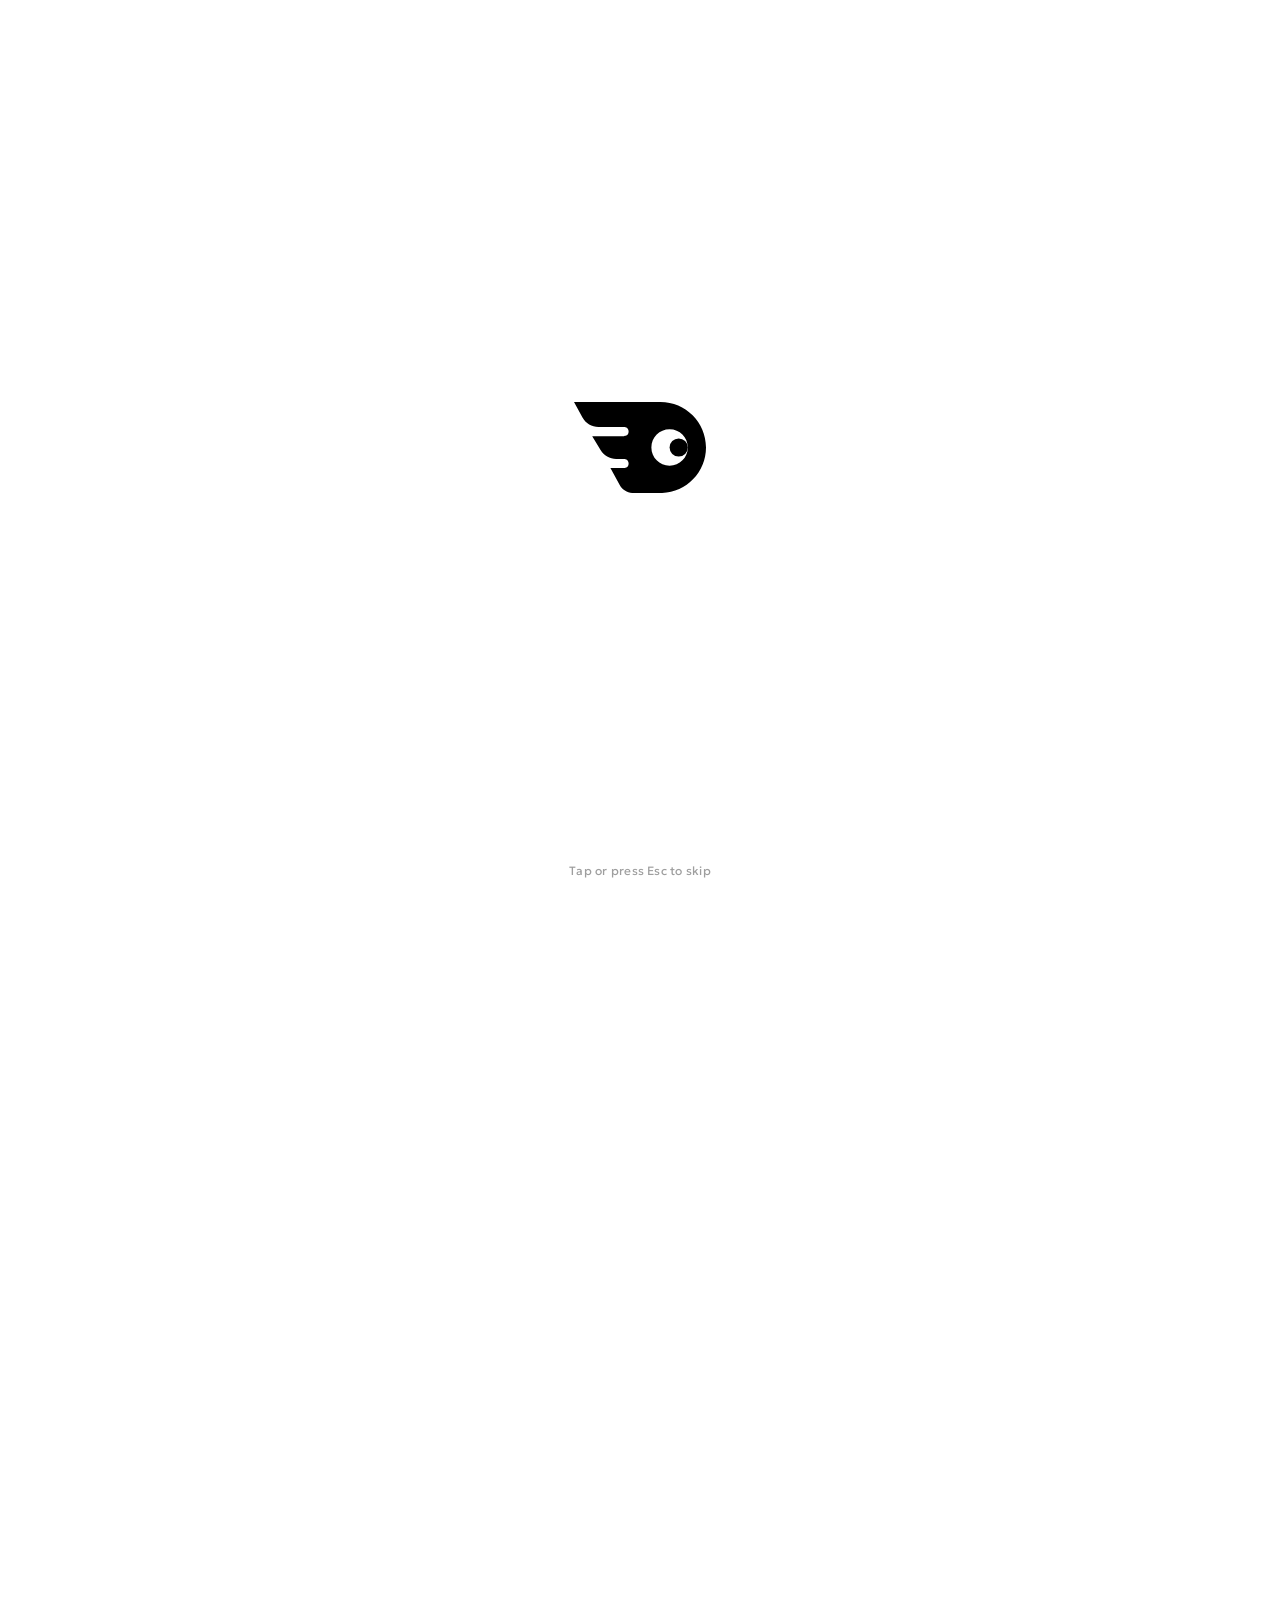
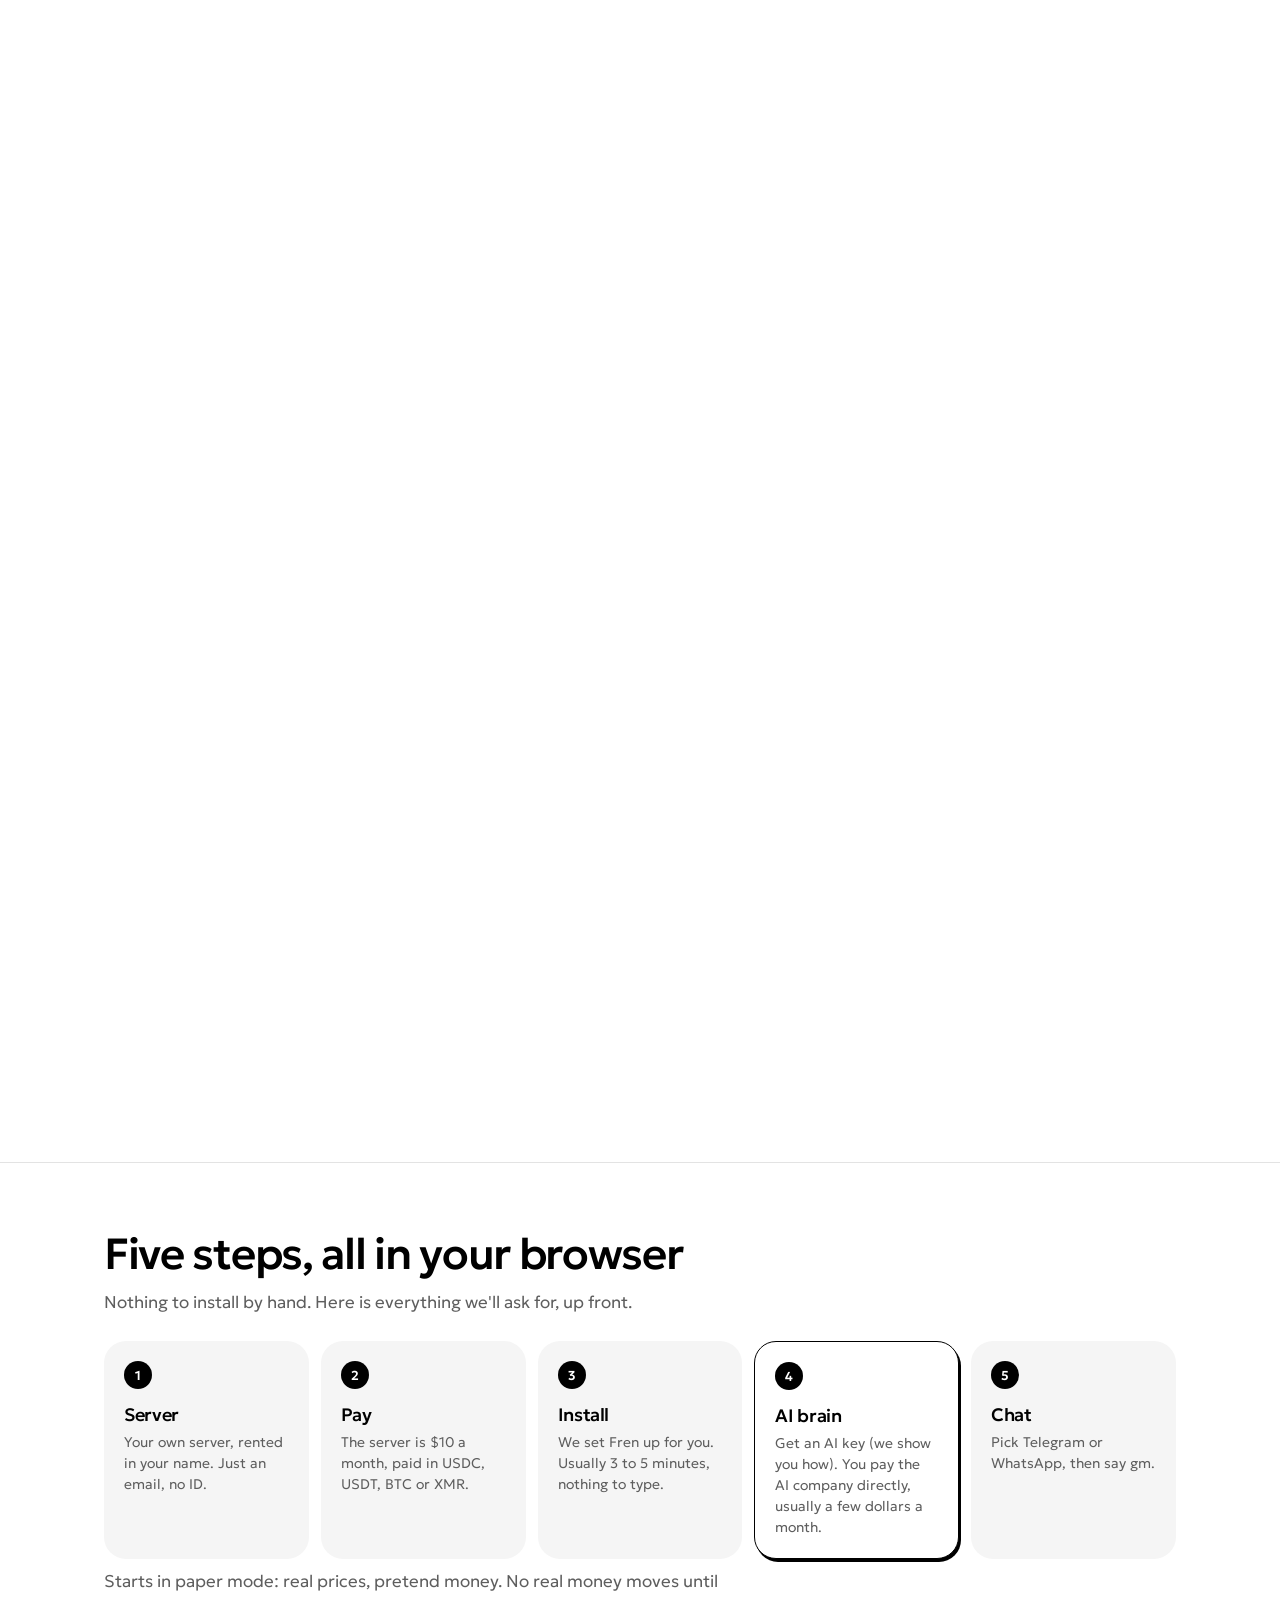
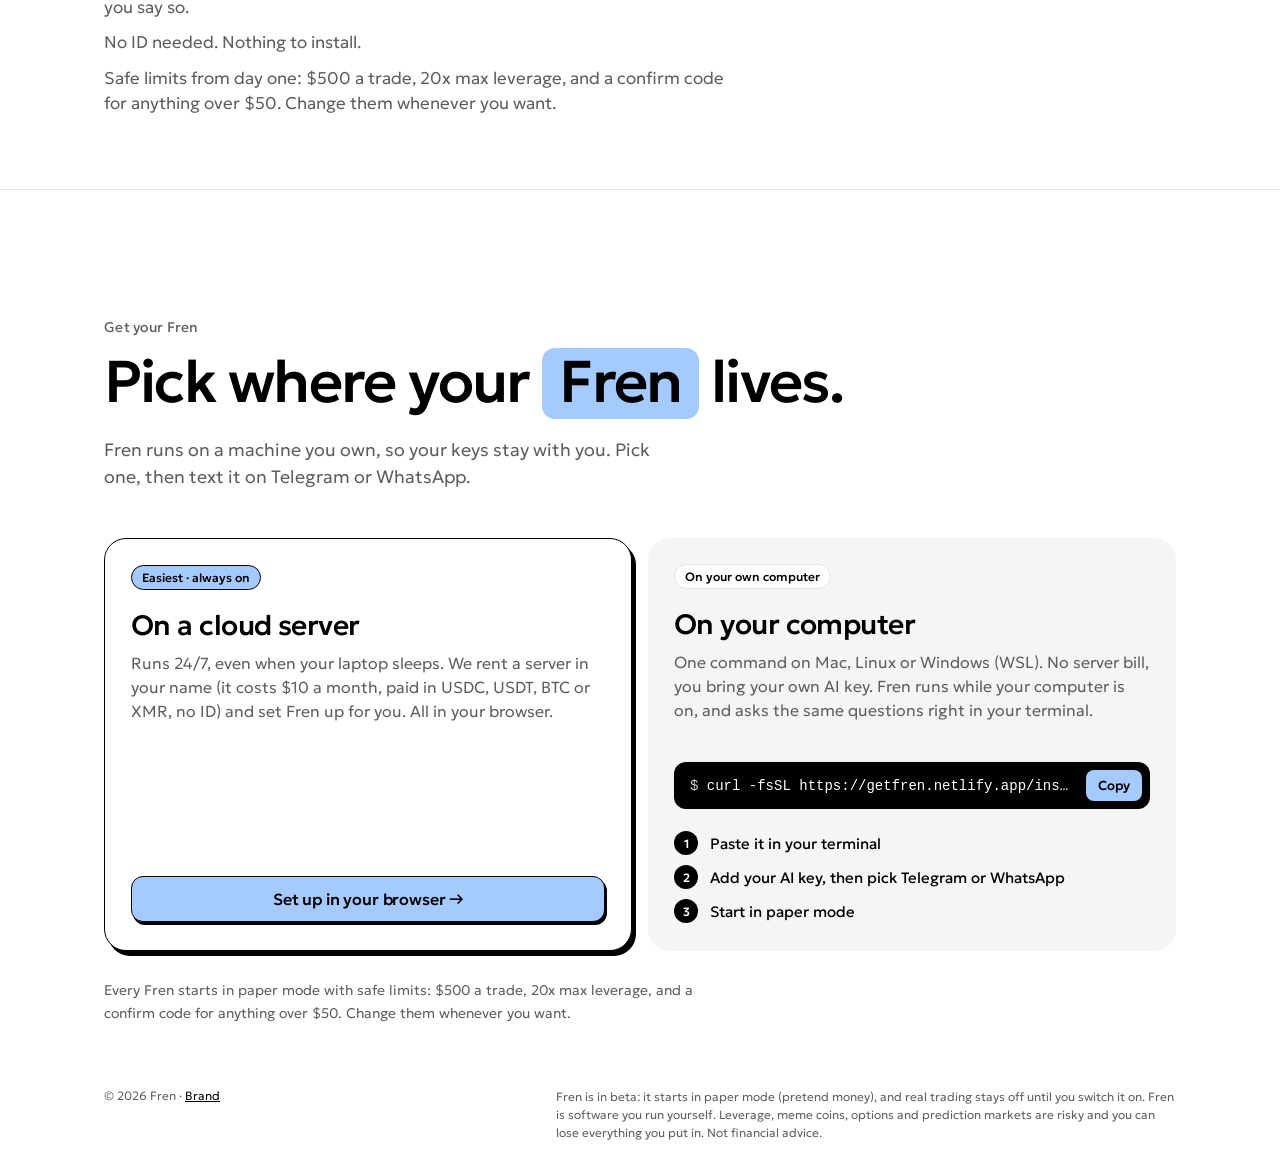
<file: site/public/index.html>
<!doctype html>
<html lang="en" class="is-loading">
  <head>
    <meta charset="utf-8" />
    <meta name="viewport" content="width=device-width,initial-scale=1" />
    <title>Fren · Your trading Fren lives in your chats</title>
    <meta
      name="description"
      content="Text it on Telegram or WhatsApp. Fren (beta) trades perps, memes, options and bets for you, and your keys stay on your own server."
    />
    <meta name="theme-color" content="#ffffff" />
    <meta property="og:type" content="website" />
    <meta property="og:site_name" content="Fren" />
    <meta property="og:title" content="Fren · Your trading Fren lives in your chats" />
    <meta
      property="og:description"
      content="Text it on Telegram or WhatsApp. Fren is in beta. Perps, memes, options, bets and yield, and your keys stay on your own server."
    />
    <meta property="og:image" content="https://getfren.netlify.app/assets/og.png" />
    <meta property="og:image:width" content="1200" />
    <meta property="og:image:height" content="630" />
    <meta name="twitter:card" content="summary_large_image" />
    <meta name="twitter:image" content="https://getfren.netlify.app/assets/og.png" />
    <link rel="icon" href="assets/favicon.svg" type="image/svg+xml" />
    <link rel="apple-touch-icon" href="assets/apple-touch-icon.png" />
    <link rel="preconnect" href="https://fonts.googleapis.com" />
    <link rel="preconnect" href="https://fonts.gstatic.com" crossorigin />
    <link
      rel="stylesheet"
      href="https://fonts.googleapis.com/css2?family=Geologica:slnt,wght,CRSV,SHRP@-12..0,100..900,0..1,0..100&display=swap"
    />
    <link rel="stylesheet" href="styles.css" />
  </head>
  <body>
    <svg width="0" height="0" style="position: absolute" aria-hidden="true">
      <defs>
        <path
          id="fren-head"
          d="M76 0C98.0914 0 116 17.9086 116 40C116 62.0914 98.0914 80 76 80H52C47.0684 80 42.5304 77.306 40.1689 72.9766L32 58H44C44 58 48 58 48 54C48 50 44 50 44 50H37.0586C31.4386 49.9998 26.2304 47.0506 23.3389 42.2314L16 30H44C44 30 48 30 48 26C48 22 44 22 44 22H21.498C15.6432 22 10.2559 18.802 7.45215 13.6621L0 0H76ZM84 24C75.1634 24 68 31.1634 68 40C68 48.8366 75.1634 56 84 56C92.8366 56 100 48.8366 100 40C100 31.1634 92.8366 24 84 24Z"
        />
        <path
          id="fren-word"
          d="M254.516 22.8878C258.804 22.8878 262.628 23.6605 265.988 25.2045C269.348 26.7164 272.116 28.8394 274.292 31.5736C276.5 34.2757 278.021 37.4761 278.853 41.1754C279.685 44.8425 279.717 48.8316 278.949 53.142H242.179C242.211 55.0719 242.787 56.761 243.907 58.2084C245.027 59.6559 246.563 60.7972 248.515 61.6335C250.467 62.4376 252.739 62.8399 255.331 62.84C258.211 62.84 260.948 62.4705 263.54 61.7307C266.132 60.9587 268.612 59.7846 270.98 58.2084L275.925 68.9195C274.421 70.0775 272.468 71.1231 270.068 72.056C267.7 72.9566 265.172 73.6646 262.484 74.1793C259.828 74.7262 257.284 75 254.852 75C249.475 75 244.755 73.9216 240.691 71.7664C236.627 69.579 233.458 66.5396 231.186 62.6476C228.914 58.7231 227.778 54.1386 227.778 48.8953C227.778 45.0996 228.434 41.6092 229.746 38.4247C231.09 35.2402 232.946 32.4898 235.314 30.1738C237.714 27.8578 240.531 26.0722 243.763 24.8177C247.027 23.5311 250.612 22.8878 254.516 22.8878ZM184.259 20.6201H155.937V34.5648H181.283V48.6057H155.937V73.552H140V6H184.259V20.6201ZM222.44 22.7916C223.528 22.7916 224.504 22.8563 225.368 22.9849C226.232 23.1136 227.081 23.258 227.912 23.4188L226.04 39.6793C224.952 39.2934 223.8 38.9876 222.584 38.7624C221.368 38.5052 220.152 38.3766 218.936 38.3766C215.96 38.3766 213.496 39.2452 211.544 40.982C209.624 42.6869 208.663 45.1963 208.663 48.5095V73.552H192.919V24.3357H208.663V30.0776C210.135 27.5364 212.088 25.6872 214.52 24.5291C216.952 23.3711 219.592 22.7916 222.44 22.7916ZM315.887 22.8878C320.496 22.8878 324.288 23.8049 327.264 25.6384C330.24 27.4397 332.432 29.7881 333.84 32.6829C335.28 35.5458 336 38.5859 336 41.8027V73.552H320.255V46.7729C320.255 43.8136 319.471 41.4814 317.903 39.7765C316.367 38.0716 314.095 37.2192 311.086 37.2192C309.166 37.2193 307.486 37.6365 306.046 38.4728C304.638 39.3092 303.534 40.5002 302.734 42.0442C301.934 43.556 301.534 45.2928 301.534 47.2549V73.552H285.789V24.3357H301.534V29.5465C303.358 27.2305 305.519 25.5415 308.015 24.48C310.511 23.4186 313.135 22.8878 315.887 22.8878ZM254.083 34.3233C251.043 34.3234 248.515 35.0632 246.499 36.5429C244.515 38.0225 243.395 40.0013 243.139 42.4781H263.972C263.908 40.0012 262.996 38.0226 261.236 36.5429C259.476 35.0633 257.091 34.3233 254.083 34.3233Z"
        />
      </defs>
    </svg>
    <div class="loader" id="loader" aria-hidden="true">
      <div class="loader__stage">
        <svg class="loader__mark" id="loader-mark" viewBox="0 0 116 80" fill="none">
          <use href="#fren-head" fill="currentColor" />
          <circle class="pupil pupil--scripted" cx="84" cy="40" r="8" fill="currentColor" />
          <ellipse class="lid lid--open" cx="84" cy="40" rx="16.5" ry="16.5" fill="currentColor" />
        </svg>
        <span class="loader__gm">gm</span>
      </div>
      <span class="loader__skip" id="loader-skip">Tap or press Esc to skip</span>
    </div>
    <div class="progress" id="progress" aria-hidden="true">
      <span><i></i></span><span><i></i></span><span><i></i></span>
    </div>
    <header class="top">
      <div class="top__inner wrap">
        <a href="#" class="logo" aria-label="Fren home">
          <svg width="84" height="20" viewBox="0 0 336 80" fill="none" role="img" aria-label="Fren">
            <use href="#fren-head" fill="currentColor" />
            <circle class="pupil" cx="92" cy="40" r="8" fill="currentColor" />
            <ellipse class="lid" cx="84" cy="40" rx="16.5" ry="16.5" fill="currentColor" />
            <use href="#fren-word" fill="currentColor" />
          </svg>
          <span class="beta">Beta</span>
        </a>
        <a class="btn btn--sm" href="#setup">Get your Fren</a>
      </div>
    </header>
    <main>
      <section class="scene is-hero" id="scene" aria-label="Fren">
        <span class="get-anchor" id="get"></span>
        <div class="scene__sticky">
          <div class="hero" id="hero">
            <h1 class="hero__title" aria-label="Your trading Fren lives in your chats.">
              Your trading <span class="plq">Fren</span> lives in your&nbsp;chats.
            </h1>
            <p class="hero__sub">
              Tell it what to trade in plain words, right in Telegram or WhatsApp. It runs on your own server, so your keys stay with you.
            </p>
            <div class="cta__buttons">
              <a class="btn" href="#setup">Get your Fren&nbsp;→</a>
            </div>
            <p class="hero__chats"><span><span class="nb">~10 min to set up</span> · <span class="nb">$10/month server, or use your own computer</span></span></p>
                      </div>
          <div class="dotfield" id="dotfield" aria-hidden="true"></div>
          <div class="dotfield dotfield--fin" id="dotfield-fin" aria-hidden="true"></div>
          <div class="hint" id="hint" aria-hidden="true">
            <span class="hint__text">scroll</span>
            <span class="hint__rail"><span class="hint__line"></span></span>
          </div>
          <div class="does" id="does">
            <p class="does__lead">Text it to</p>
            <div class="does__word"><span class="plq does__plq" id="does-word">trade</span></div>
            <p class="does__desc" id="does-desc">
              Go long or short on crypto, gold and stocks with leverage, or buy calls and puts on Derive.
            </p>
            <div class="does__tabs" id="does-tabs">
              <span class="does__thumb" id="does-thumb"></span> <span class="is-on">Trade</span
              ><span>Buy anything</span><span>Plan ahead</span>
            </div>
          </div>
          <h2 class="safe__title" id="safe-title">Behind the vibes there’s a strict safety layer.</h2>
          <div class="box box--back" id="box-back" aria-hidden="true"></div>
          <div class="box box--front" id="box-front" aria-hidden="true">
            <span class="box__row">
              <span class="box__led"></span> <span class="box__label">Your server</span>
            </span>
            <p class="box__caption" id="box-caption">Your keys never leave it.</p>
          </div>
          <div class="tiles" id="tiles">
            <div class="tile" data-s="0">
              <span class="tile__top"
                ><svg
                  class="tile__icon"
                  width="40"
                  height="40"
                  viewBox="0 0 40 40"
                  fill="none"
                  aria-hidden="true"
                >
                  <path
                    d="M6 28a14 14 0 0 1 28 0"
                    stroke="currentColor"
                    stroke-width="2"
                    stroke-linecap="round"
                  />
                  <g class="ic-needle">
                    <path d="M20 28l7-9" stroke="currentColor" stroke-width="2" stroke-linecap="round" />
                  </g>
                  <circle cx="20" cy="28" r="2.5" fill="currentColor" />
                  <path d="M30 14l2-2" stroke="currentColor" stroke-width="2" stroke-linecap="round" /></svg
              ></span>
              <h3>Your limits</h3>
              <p>Every trade stays inside the limits you set.</p>
            </div>
            <div class="tile" data-s="1">
              <span class="tile__top"
                ><span class="tile__code" aria-hidden="true"
                  ><span class="dg" style="--n: 14"
                    ><span class="dg__strip"
                      ><i>0</i> <i>1</i> <i>2</i> <i>3</i> <i>4</i> <i>5</i> <i>6</i> <i>7</i> <i>8</i>
                      <i>9</i> <i>0</i> <i>1</i> <i>2</i> <i>3</i> <i>4</i> <i>5</i> <i>6</i> <i>7</i>
                      <i>8</i> <i>9</i></span
                    ></span
                  ><span class="dg" style="--n: 18"
                    ><span class="dg__strip"
                      ><i>0</i> <i>1</i> <i>2</i> <i>3</i> <i>4</i> <i>5</i> <i>6</i> <i>7</i> <i>8</i>
                      <i>9</i> <i>0</i> <i>1</i> <i>2</i> <i>3</i> <i>4</i> <i>5</i> <i>6</i> <i>7</i>
                      <i>8</i> <i>9</i></span
                    ></span
                  ><span class="dg" style="--n: 12"
                    ><span class="dg__strip"
                      ><i>0</i> <i>1</i> <i>2</i> <i>3</i> <i>4</i> <i>5</i> <i>6</i> <i>7</i> <i>8</i>
                      <i>9</i> <i>0</i> <i>1</i> <i>2</i> <i>3</i> <i>4</i> <i>5</i> <i>6</i> <i>7</i>
                      <i>8</i> <i>9</i></span
                    ></span
                  ><span class="dg" style="--n: 11"
                    ><span class="dg__strip"
                      ><i>0</i> <i>1</i> <i>2</i> <i>3</i> <i>4</i> <i>5</i> <i>6</i> <i>7</i> <i>8</i>
                      <i>9</i> <i>0</i> <i>1</i> <i>2</i> <i>3</i> <i>4</i> <i>5</i> <i>6</i> <i>7</i>
                      <i>8</i> <i>9</i></span
                    ></span
                  ></span
                ></span
              >
              <h3>Confirm codes</h3>
              <p>Anything big needs a confirm code from you.</p>
            </div>
            <div class="tile" data-s="2">
              <span class="tile__top"
                ><svg
                  class="tile__icon"
                  width="40"
                  height="40"
                  viewBox="0 0 40 40"
                  fill="none"
                  aria-hidden="true"
                >
                  <g class="ic-pen">
                    <path
                      d="M10 30l2-7L26 9l5 5-14 14-7 2Z"
                      stroke="currentColor"
                      stroke-width="2"
                      stroke-linejoin="round"
                    />
                  </g>
                  <path
                    class="ic-slash"
                    pathLength="1"
                    d="M6 6l28 28"
                    stroke="currentColor"
                    stroke-width="2"
                    stroke-linecap="round"
                  /></svg
              ></span>
              <h3>The AI never signs</h3>
              <p>It plans the trades. Your server signs them.</p>
            </div>
            <div class="tile tile--kill" data-s="3">
              <span class="tile__top">
                <button
                  type="button"
                  class="kill"
                  id="kill"
                  role="switch"
                  aria-checked="false"
                  aria-labelledby="kill-title"
                >
                  <span class="kill__track" aria-hidden="true"><span class="kill__knob"></span></span>
                </button>
              </span>
              <h3 id="kill-title">Kill switch</h3>
              <p id="kill-note" aria-live="polite">One message and everything stops. Try it.</p>
            </div>
          </div>
          <div class="phone" id="phone">
            <div class="phone__body" id="phone-body">
              <div aria-hidden="true">
                <span class="phone__btn phone__btn--a"></span> <span class="phone__btn phone__btn--b"></span>
                <span class="phone__btn phone__btn--c"></span>
              </div>
              <div class="phone__screen">
                <span class="phone__island"></span>
                <div class="phone__home" id="phone-home" aria-hidden="true">
                  <svg class="phone__mark" id="hero-mark" viewBox="0 0 116 80" fill="none">
                    <use href="#fren-head" fill="currentColor" />
                    <circle class="pupil" cx="92" cy="40" r="8" fill="currentColor" />
                    <ellipse class="lid" cx="84" cy="40" rx="16.5" ry="16.5" fill="currentColor" />
                  </svg>
                </div>
                <div class="chat" id="chat">
                  <div class="chat__head">
                    <svg class="chat__avatar" viewBox="0 0 116 80" fill="none">
                      <use href="#fren-head" fill="currentColor" />
                      <circle class="pupil" cx="92" cy="40" r="8" fill="currentColor" />
                      <ellipse
                        class="lid"
                        id="chat-lid"
                        cx="84"
                        cy="40"
                        rx="16.5"
                        ry="16.5"
                        fill="currentColor"
                      />
                    </svg>
                    <div>
                      <div class="chat__name">Fren</div>
                      <div class="chat__status" id="chat-status">online</div>
                    </div>
                  </div>
                  <div class="chat__feed" id="chat-feed" aria-hidden="true"></div>
                  <div class="chat__final" id="chat-final">
                    <div class="chat__top">
                      <p class="chat__you">Let’s make some moves</p>
                      <p class="chat__say">Ready when you are. Telegram or WhatsApp, your&nbsp;pick.</p>
                    </div>
                    <div class="chat__ctas">
                      <p class="chat__trust">Your keys · Your limits · Confirm codes · Kill switch</p>
                      <a class="btn" href="#setup">Get your Fren&nbsp;→</a>
                    </div>
                  </div>
                </div>
              </div>
            </div>
          </div>
          <h2 class="fin" id="fin" aria-label="Get your Fren">
            <span class="fin__l" id="fin-l" aria-hidden="true">Get your</span>
            <span class="fin__r" id="fin-r" aria-hidden="true">Fren&nbsp;→</span>
          </h2>
          <div class="float" id="hello">
            <span class="float__in float--fren">gm! I’m Fren. What are we trading today?</span>
          </div>
          <div class="float float--you" id="lets">Let’s make some moves</div>
        </div>
      </section>
      <section class="steps5" id="steps" aria-labelledby="steps-title">
        <div class="wrap">
          <h2 id="steps-title">Five steps, all in your browser</h2>
          <p>Nothing to install by hand. Here is everything we'll ask for, up front.</p>
          <ol>
            <li><b>Server</b><span>Your own server, rented in your name. Just an email, no ID.</span></li>
            <li><b>Pay</b><span>The server is $10 a month, paid in USDC, USDT, BTC or XMR.</span></li>
            <li><b>Install</b><span>We set Fren up for you. Usually 3 to 5 minutes, nothing to type.</span></li>
            <li class="key"><b>AI brain</b><span>Get an AI key (we show you how). You pay the AI company directly, usually a few dollars a month.</span></li>
            <li><b>Chat</b><span>Pick Telegram or WhatsApp, then say gm.</span></li>
          </ol>
          <p class="steps5__limits steps5__paper">Starts in paper mode: real prices, pretend money. No real money moves until you say so.</p>
          <p class="steps5__limits">No ID needed. Nothing to install.</p>
          <p class="steps5__limits">Safe limits from day one: $500 a trade, 20x max leverage, and a confirm code for anything over $50. Change them whenever you want.</p>
        </div>
      </section>
      <section class="setup" id="setup" aria-labelledby="setup-title">
        <div class="wrap">
          <p class="setup__eyebrow">Get your Fren</p>
          <h2 class="setup__title" id="setup-title">Pick where your <span class="plq">Fren</span> lives.</h2>
          <p class="setup__sub">
            Fren runs on a machine you own, so your keys stay with you. Pick one, then text it on Telegram or WhatsApp.
          </p>
          <div class="setup__grid">
            <article class="way way--vps">
              <span class="way__tag">Easiest · always on</span>
              <h3>On a cloud server</h3>
              <p class="way__desc">
                Runs 24/7, even when your laptop sleeps. We rent a server in your name (it costs $10 a month, paid in USDC, USDT,
                BTC or XMR, no ID) and set Fren up for you. All in your browser.
              </p>
              <a class="btn btn--wide" href="vps/" id="vps-cta">Set up in your browser&nbsp;→</a>
            </article>
            <article class="way way--local">
              <span class="way__tag">On your own computer</span>
              <h3>On your computer</h3>
              <p class="way__desc">
                One command on Mac, Linux or Windows (WSL). No server bill, you bring your own AI key. Fren runs while your
                computer is on, and asks the same questions right in your terminal.
              </p>
              <div class="cmd">
                <code class="cmd__text" id="cmd-text">curl -fsSL https://getfren.netlify.app/install.sh | bash</code>
                <button type="button" class="cmd__copy" id="cmd-copy" aria-label="Copy install command">Copy</button>
              </div>
              <ol class="way__steps">
                <li>Paste it in your terminal</li>
                <li>Add your AI key, then pick Telegram or WhatsApp</li>
                <li>Start in paper mode</li>
              </ol>
            </article>
          </div>
          <p class="setup__note">
            Every Fren starts in paper mode with safe limits: $500 a trade, 20x max leverage, and a confirm code for
            anything over $50. Change them whenever you want.
          </p>
          <p class="setup__note" id="fee-note" hidden></p>
        </div>
      </section>
          </main>
    <footer class="foot wrap">
      <span>© 2026 Fren · <a href="brand/">Brand</a></span>
      <span class="foot__risk"
        >Fren is in beta: it starts in paper mode (pretend money), and real trading stays off until you switch it on. Fren is software you run yourself. Leverage, meme coins, options and prediction markets are risky and you can
        lose everything you put in. Not financial advice.</span
      >
    </footer>
    <script src="main.js"></script>
  </body>
</html>
</file>
<file: site/public/styles.css>
:root {
  --bg: #fff;
  --soft: #f5f5f5;
  --ink: #000;
  --ink-2: #2a2a2a;
  --muted: #5e5e5e;
  --faint: #cfcfcf;
  --line: #e3e3e3;
  --blue: #a5caff;
  --voice: #efefef;
  --font: "Geologica", system-ui, sans-serif;
  --sharpness: 0;
  --radius: 12px;
  --shadow-hard: 2px 3px 0 var(--ink);
  --ease: cubic-bezier(0.2, 0.8, 0.2, 1);
  --spring: cubic-bezier(0.34, 1.4, 0.64, 1);
  --header: 64px;
  --cta-gap: 40px; --cap-gap: 24px; /* one gap: last text -> button / Copy, everywhere */
  --phone-w: 300px;
  --phone-h: 620px;
}
*,
:before,
:after {
  box-sizing: border-box;
}
html {
  -webkit-text-size-adjust: 100%;
}
html.is-loading {
  overflow: hidden;
}
body {
  background: var(--bg);
  color: var(--ink);
  font-family: var(--font);
  font-variation-settings:
    "SHRP" var(--sharpness),
    "CRSV" 0;
  -webkit-font-smoothing: antialiased;
  margin: 0;
}
a {
  color: inherit;
}
h1,
h2,
h3,
p {
  margin: 0;
}
.wrap {
  width: 100%;
  max-width: 1120px;
  margin: 0 auto;
  padding-left: 24px;
  padding-right: 24px;
}
.reveal {
  opacity: 0;
  transition:
    opacity 0.7s var(--ease),
    transform 0.7s var(--ease);
  transform: translateY(12px);
}
.reveal.is-in {
  opacity: 1;
  transform: none;
}
.plq {
  background: var(--blue);
  border-radius: 0.22em;
  padding: 0 0.3em 0.06em;
  line-height: 1.15;
  animation: 2.6s ease-in-out infinite wobble;
  display: inline-block;
}
.btn {
  background: var(--blue);
  border: 1px solid var(--ink);
  border-radius: var(--radius);
  min-height: 46px;
  box-shadow: var(--shadow-hard);
  letter-spacing: -0.01em;
  color: var(--ink);
  align-items: center;
  padding: 11px 22px;
  font-size: 16px;
  font-weight: 500;
  text-decoration: none;
  transition:
    transform 0.12s,
    box-shadow 0.12s;
  display: inline-flex;
}
.btn:hover {
  box-shadow: 1px 1.5px 0 var(--ink);
  transform: translate(1px, 1.5px);
}
.btn:active {
  box-shadow: 0 0 0 var(--ink);
  transform: translate(2px, 3px);
}
.btn:focus-visible {
  outline: 2px solid var(--ink);
  outline-offset: 3px;
}
.btn__ic {
  flex: none;
  margin: 0 9px 0 -3px;
}
.btn:hover .btn__ic {
  animation: icNudge 0.5s var(--spring);
}
@keyframes icNudge {
  40% {
    transform: translate(2px, -2px) rotate(-8deg);
  }
}
.btn--sm {
  min-height: 36px;
  box-shadow: 1.5px 2px 0 var(--ink);
  padding: 7px 14px;
  font-size: 14px;
}
.btn--light {
  border-color: var(--bg);
  box-shadow: 2px 3px 0 var(--bg);
}
.btn--light:hover {
  box-shadow: 1px 1.5px 0 var(--bg);
}
.btn--light:active {
  box-shadow: 0 0 0 var(--bg);
}
.btn--light:focus-visible {
  outline-color: var(--bg);
}
.cta__buttons {
  flex-wrap: wrap;
  justify-content: center;
  gap: 10px;
  display: flex;
}
.loader {
  z-index: 100;
  background: 0 0;
  place-items: center;
  display: grid;
  position: fixed;
  inset: 0;
}
.loader[hidden] {
  display: none;
}
.loader__skip {
  position: absolute;
  bottom: max(22px, env(safe-area-inset-bottom));
  left: 0;
  right: 0;
  text-align: center;
  font-size: 12px;
  letter-spacing: 0.02em;
  color: var(--ink);
  opacity: 0.38;
  pointer-events: none;
}
.loader__mark {
  width: 132px;
  height: auto;
  color: var(--ink);
  transform-origin: 0 0;
  will-change: transform;
}
.loader__stage {
  position: relative;
}
.loader__gm {
  letter-spacing: -0.02em;
  background: var(--blue);
  border: 1px solid var(--ink);
  box-shadow: 2px 3px 0 var(--ink);
  transform-origin: 0 100%;
  opacity: 0;
  border-radius: 16px 16px 16px 4px;
  margin-left: 4px;
  padding: 8px 15px 10px;
  font-size: 22px;
  font-weight: 500;
  line-height: 1;
  position: absolute;
  bottom: 84%;
  left: 100%;
  transform: scale(0.3) rotate(-16deg);
}
.loader.is-gm .loader__gm {
  animation:
    gmIn 0.6s var(--spring) forwards,
    gmWobble 2.4s ease-in-out 0.6s infinite;
}
.loader.is-gm-out .loader__gm {
  animation: 0.28s ease-in forwards gmOut;
}
@keyframes gmIn {
  to {
    opacity: 1;
    transform: scale(1) rotate(-5deg);
  }
}
@keyframes gmWobble {
  0%,
  to {
    opacity: 1;
    transform: rotate(-5deg);
  }
  50% {
    opacity: 1;
    transform: rotate(-3deg);
  }
}
@keyframes gmOut {
  0% {
    opacity: 1;
    transform: rotate(-5deg);
  }
  to {
    opacity: 0;
    transform: scale(0.2) rotate(12deg);
  }
}
.pupil--scripted {
  transition:
    cx 0.35s var(--ease),
    cy 0.35s var(--ease);
}
.lid--open {
  transition: transform 0.35s var(--ease);
  animation: none;
  transform: scaleY(1);
}
.loader.is-awake .lid--open {
  transform: scaleY(0);
}
.loader.is-blink .lid--open {
  transition-duration: 90ms;
  transform: scaleY(1);
}
html.is-loading .top,
html.is-loading .hero,
html.is-loading .hint,
html.is-loading #hello {
  opacity: 0 !important;
}
html.is-loading .top {
  transform: translateY(-14px);
}
html.is-loading .phone .lid {
  animation: none;
}
html.is-loading #hero-mark {
  visibility: hidden;
}
html.is-loading .phone__body {
  transform: translateY(120%);
}
html.is-rising .phone__body {
  transition: transform 0.75s cubic-bezier(0.2, 0.9, 0.25, 1);
  transform: none;
}
html.is-catch .phone__body {
  animation: catch 0.55s var(--ease);
}
.top {
  transition:
    opacity 0.6s ease,
    transform 0.7s var(--ease),
    background 0.3s ease,
    box-shadow 0.3s ease;
}
.hw {
  vertical-align: top;
  margin: 0 -0.02em -0.1em;
  padding: 0 0.02em 0.1em;
  display: inline-block;
  overflow: hidden;
}
.hw > span {
  display: inline-block;
}
html.is-revealing .hw > span {
  animation: wordUp 0.85s var(--ease) backwards;
  animation-delay: calc(var(--i) * 55ms + 0.12s);
}
html.is-revealing .hero__title .plq {
  animation:
    plqIn 0.7s var(--spring) backwards calc(var(--i) * 55ms + 0.26s),
    wobble 2.6s ease-in-out 1.2s infinite;
}
html.is-revealing .hero__sub {
  animation: fadeUp 0.7s var(--ease) backwards 0.55s;
}
html.is-revealing .hero .btn {
  animation: btnIn 0.55s var(--ease) backwards;
}
html.is-revealing .hero .btn:first-child {
  animation-delay: 0.75s;
}
html.is-revealing .hero .btn:nth-child(2) {
  animation-delay: 0.84s;
}
html.is-revealing #hello .float__in {
  animation: helloIn 0.5s var(--spring) backwards 0.95s;
}
html.is-revealing .hero__chats {
  animation: fadeUp 0.6s var(--ease) backwards 0.9s;
}
html.is-revealing .hint {
  animation: 0.6s 1.3s backwards fadeUp;
}
.float__in.is-typing {
  gap: 4px;
  padding: 14px 16px;
  display: inline-flex;
}
.float__in.is-typing i {
  background: var(--ink);
  opacity: 0.2;
  border-radius: 50%;
  width: 6px;
  height: 6px;
  animation: 1s infinite dot;
}
.float__in.is-typing i:nth-child(2) {
  animation-delay: 0.15s;
}
.float__in.is-typing i:nth-child(3) {
  animation-delay: 0.3s;
}
@keyframes catch {
  0% {
    transform: translateY(0);
  }
  35% {
    transform: translateY(14px) scaleY(0.985);
  }
  to {
    transform: translateY(0);
  }
}
@keyframes wordUp {
  0% {
    transform: translateY(108%);
  }
  to {
    transform: none;
  }
}
@keyframes plqIn {
  0% {
    opacity: 0;
    transform: scale(0.6) rotate(-8deg);
  }
  to {
    opacity: 1;
    transform: none;
  }
}
@keyframes fadeUp {
  0% {
    opacity: 0;
    transform: translateY(14px);
  }
  to {
    opacity: 1;
    transform: none;
  }
}
@keyframes btnIn {
  0% {
    opacity: 0;
    box-shadow: 0 0 0 var(--ink);
    transform: translate(2px, 3px);
  }
  to {
    opacity: 1;
    box-shadow: var(--shadow-hard);
    transform: none;
  }
}
@keyframes helloIn {
  0% {
    opacity: 0;
    transform: translateY(10px) scale(0.9);
  }
  to {
    opacity: 1;
    transform: none;
  }
}
.top {
  z-index: 50;
  background: 0 0;
  position: fixed;
  top: 0;
  left: 0;
  right: 0;
  box-shadow: 0 1px #0000;
}
.progress {
  z-index: 60;
  pointer-events: none;
  gap: 4px;
  height: 3px;
  transition: opacity 0.5s;
  display: flex;
  position: fixed;
  top: 0;
  left: 0;
  right: 0;
}
.progress span {
  background: var(--line);
  flex: 1 1 0;
  position: relative;
  overflow: hidden;
}
.progress i {
  background: var(--ink);
  transform-origin: 0;
  will-change: transform;
  position: absolute;
  inset: 0;
  transform: scaleX(0);
}
html.is-loading .progress,
html.is-rising .progress,
html.is-catch .progress {
  opacity: 0;
}
.top.is-solid {
  -webkit-backdrop-filter: saturate(1.4) blur(10px);
  backdrop-filter: saturate(1.4) blur(10px);
  box-shadow: 0 1px 0 var(--line);
  background: #fffffff0;
}
.top__inner {
  height: var(--header);
  justify-content: space-between;
  align-items: center;
  display: flex;
}
.logo {
  color: var(--ink);
  line-height: 0;
  display: inline-flex;
  align-items: center;
  gap: 8px;
  text-decoration: none;
}
.beta {
  color: var(--muted);
  border: 1px solid var(--line);
  border-radius: 999px;
  padding: 2px 7px;
  font-size: 10px;
  font-weight: 500;
  letter-spacing: 0.06em;
  line-height: 1.3;
  text-transform: uppercase;
  text-decoration: none;
}
.scene {
  height: 800vh;
  position: relative;
}
.scene__sticky {
  height: 100svh;
  position: sticky;
  top: 0;
  overflow: hidden;
}
.hero {
  left: 0;
  right: 0;
  top: var(--header);
  bottom: calc(var(--peek, 300px) + 40px);
  text-align: center;
  z-index: 2;
  will-change: transform, opacity;
  flex-direction: column;
  justify-content: center;
  align-items: center;
  padding: 0 24px;
  display: flex;
  position: absolute;
}
.hero__title {
  letter-spacing: -0.045em;
  max-width: 10.5em;
  margin-bottom: 26px;
  font-size: clamp(38px, 5.4vw, 78px);
  font-weight: 500;
  line-height: 1;
}
.hero__title .plq {
  vertical-align: baseline;
  padding: 0.03em 0.16em 0.08em;
  line-height: 0.88;
}
.hero__sub {
  letter-spacing: -0.005em;
  color: var(--ink-2);
  text-wrap: balance;
  max-width: 30em;
  margin-bottom: 36px;
  font-size: clamp(17px, 1.4vw, 20px);
  font-weight: 300;
  line-height: 1.5;
}
.hero .btn {
  min-height: 52px;
  padding: 13px 26px;
  font-size: 17px;
}
.dotfield {
  height: calc(var(--peek, 300px) + 300px);
  z-index: 1;
  pointer-events: none;
  will-change: opacity;
  background-image: radial-gradient(circle, #a6a6a6 1.5px, #0000 1.9px);
  background-position: calc(50% + 18px) 100%;
  background-size: 36px 36px;
  position: absolute;
  bottom: 0;
  left: 0;
  right: 0;
  -webkit-mask-image: radial-gradient(560px 420px at 50% 100%, #000 0%, #0009 40%, #00000026 65%, #0000 80%);
  mask-image: radial-gradient(560px 420px at 50% 100%, #000 0%, #0009 40%, #00000026 65%, #0000 80%);
}
html.is-loading .dotfield {
  opacity: 0 !important;
}
/* the closing-scene dots stay hidden while the hero appears (they used to flash in the wrong place) */
html.is-revealing .dotfield:not(.dotfield--fin) {
  animation: 1.2s 0.3s backwards fadeIn;
}
.dotfield--fin {
  opacity: 0;
  background-position: calc(50% + 18px);
  height: auto;
  top: 0;
  -webkit-mask-image: radial-gradient(
    620px 440px at 50% 55%,
    #000 0%,
    #0000008c 40%,
    #0000001f 65%,
    #0000 80%
  );
  mask-image: radial-gradient(620px 440px at 50% 55%, #000 0%, #0000008c 40%, #0000001f 65%, #0000 80%);
}
@keyframes fadeIn {
  0% {
    opacity: 0;
  }
  to {
    opacity: 1;
  }
}
.hint {
  color: var(--muted);
  will-change: opacity;
  flex-direction: column;
  align-items: center;
  gap: 10px;
  font-size: 12px;
  font-weight: 300;
  display: flex;
  position: absolute;
  bottom: 32px;
  left: max(24px, 50vw - 536px);
}
.hint__text {
  writing-mode: vertical-rl;
  letter-spacing: 0.08em;
  transform: rotate(180deg);
}
.hint__rail {
  background: var(--line);
  width: 1px;
  height: 56px;
  position: relative;
  overflow: hidden;
}
.hint__line {
  background: var(--ink);
  transform-origin: top;
  width: 1px;
  height: 100%;
  animation: 1.8s cubic-bezier(0.6, 0, 0.3, 1) infinite drip;
  position: absolute;
  top: 0;
  left: 0;
}
.phone {
  width: var(--phone-w);
  height: var(--phone-h);
  transform-origin: 50%;
  will-change: transform;
  z-index: 3;
  position: absolute;
  top: 0;
  left: 0;
}
.phone__body {
  border: 2px solid var(--ink);
  background: var(--bg);
  width: 100%;
  height: 100%;
  box-shadow: 4px 6px 0 var(--ink);
  border-radius: 48px;
  padding: 10px;
  position: relative;
}
html:not(.is-loading):not(.is-revealing) .scene.is-hero .phone__body,
html:not(.is-loading):not(.is-revealing) .scene.is-hero .float__in {
  animation: 3.4s ease-in-out infinite struggle;
}
.phone__btn {
  border: 2px solid var(--ink);
  background: var(--bg);
  border-radius: 3px;
  width: 4px;
  position: absolute;
}
.phone__btn--a {
  border-right: 0;
  height: 34px;
  top: 110px;
  left: -6px;
}
.phone__btn--b {
  border-right: 0;
  height: 56px;
  top: 158px;
  left: -6px;
}
.phone__btn--c {
  border-left: 0;
  height: 76px;
  top: 140px;
  right: -6px;
}
.phone__screen {
  border: 1.5px solid var(--ink);
  background: var(--bg);
  border-radius: 38px;
  width: 100%;
  height: 100%;
  position: relative;
  overflow: hidden;
}
.phone__island {
  background: var(--ink);
  z-index: 2;
  border-radius: 999px;
  width: 86px;
  height: 24px;
  margin-left: -43px;
  position: absolute;
  top: 12px;
  left: 50%;
}
.phone__home {
  transition:
    opacity 0.7s ease,
    transform 0.8s var(--ease);
  justify-content: center;
  align-items: flex-start;
  padding-top: 70px;
  display: flex;
  position: absolute;
  inset: 0;
}
.scene.is-chat .phone__home {
  transform: scale(0.85);
}
.phone__mark {
  width: 116px;
  height: 80px;
  color: var(--ink);
  flex: none;
}
.chat {
  opacity: 0;
  flex-direction: column;
  transition: opacity 0.7s;
  display: flex;
  position: absolute;
  inset: 0;
}
.scene.is-chat .chat {
  opacity: 1;
}
.scene.is-chat .phone__home {
  opacity: 0;
}
.chat__head {
  border-bottom: 1px solid var(--line);
  align-items: center;
  gap: 10px;
  padding: 50px 18px 12px;
  display: flex;
}
.chat__avatar {
  width: 34px;
  height: 23.5px;
  color: var(--ink);
  flex: none;
}
.chat__name {
  font-size: 15px;
  font-weight: 500;
}
.chat__status {
  color: var(--muted);
  font-size: 12px;
  font-weight: 300;
}
.chat__feed {
  flex-direction: column;
  flex: auto;
  justify-content: flex-end;
  gap: 10px;
  padding: 16px 16px 28px;
  display: flex;
  overflow: hidden;
  -webkit-mask-image: linear-gradient(#0000 0, #000 56px);
  mask-image: linear-gradient(#0000 0, #000 56px);
}
.msg {
  flex-direction: column;
  display: none;
}
.msg.is-shown {
  animation: pop 0.45s var(--ease) both;
  display: flex;
}
.msg--you {
  align-items: flex-end;
}
.msg--fren {
  align-items: flex-start;
}
.msg.is-leaving {
  animation: 0.25s forwards leave;
}
.bub {
  border: 1px solid var(--ink);
  max-width: 88%;
  padding: 10px 14px 11px;
  font-size: 15px;
  font-weight: 400;
  line-height: 1.35;
}
.msg--you .bub {
  background: var(--blue);
  box-shadow: 1.5px 2px 0 var(--ink);
  border-radius: 18px 18px 4px;
}
.msg--fren .bub {
  background: var(--voice);
  box-shadow: 1.5px 2px 0 var(--ink);
  border-radius: 18px 18px 18px 4px;
}
.msg--fren:not(.msg--typing) .bub:not(.typing) {
  background: var(--ink);
  color: var(--bg);
  letter-spacing: -0.01em;
  box-shadow: 2px 3px 0 var(--blue);
  padding: 12px 16px 13px;
  font-size: 17px;
  font-weight: 500;
}
.bub b {
  letter-spacing: 0.1em;
  font-weight: 600;
}
.msg--you.is-shown {
  transform-origin: 100% 100%;
  animation: 0.5s cubic-bezier(0.2, 0.9, 0.25, 1.15) both send;
}
.msg--fren.is-shown {
  animation: pop 0.45s var(--ease) both;
  transform-origin: 0 100%;
}
.msg .bub {
  will-change: transform;
}
.msg--you .bub {
  padding-right: 36px;
  position: relative;
}
.msg__ticks {
  color: #00000052;
  transition: color 0.3s;
  position: absolute;
  bottom: 9px;
  right: 11px;
}
.msg__ticks svg {
  display: block;
}
.msg--you.is-read .msg__ticks {
  color: var(--ink);
}
.msg--answer.is-shown {
  transform-origin: 0 100%;
  animation: 0.6s cubic-bezier(0.2, 0.9, 0.25, 1.2) both answerIn;
}
.msg--answer .bub {
  flex-direction: column;
  gap: 9px;
  display: flex;
}
.ans__receipt {
  border-top: 1px solid #ffffff2e;
  flex-wrap: wrap;
  align-items: center;
  gap: 6px 8px;
  padding-top: 9px;
  display: flex;
}
.ans__status {
  background: var(--blue);
  color: var(--ink);
  letter-spacing: 0;
  border-radius: 999px;
  align-items: center;
  gap: 5px;
  padding: 2px 9px 3px 7px;
  font-size: 12px;
  font-weight: 600;
  display: inline-flex;
}
.ans__status:before {
  content: "";
  background: var(--ink);
  border-radius: 50%;
  width: 6px;
  height: 6px;
}
.ans__meta {
  letter-spacing: 0;
  color: #ffffffb8;
  font-size: 12px;
  font-weight: 400;
}
.msg--answer.is-shown .ans__receipt {
  animation: fadeUp 0.4s var(--ease) both 0.3s;
}
@keyframes answerIn {
  0% {
    opacity: 0;
    transform: translateY(14px) scale(0.82);
  }
  60% {
    opacity: 1;
    transform: translateY(-2px) scale(1.02);
  }
  to {
    opacity: 1;
    transform: none;
  }
}
.tcard {
  background: var(--bg);
  border: 1.5px solid var(--ink);
  width: 88%;
  box-shadow: 2px 3px 0 var(--ink);
  border-radius: 16px;
  padding: 11px 13px 12px;
}
.msg--card.is-shown {
  transform-origin: 0 100%;
  animation: 0.55s cubic-bezier(0.2, 0.9, 0.25, 1.1) both cardIn;
}
.tcard__tag {
  letter-spacing: 0.08em;
  text-transform: uppercase;
  color: var(--muted);
  font-size: 9.5px;
  font-weight: 500;
}
.tcard__head {
  justify-content: space-between;
  align-items: center;
  gap: 8px;
  margin: 4px 0 8px;
  display: flex;
}
.tcard__title {
  letter-spacing: -0.02em;
  white-space: nowrap;
  text-overflow: ellipsis;
  min-width: 0;
  font-size: 19px;
  font-weight: 600;
  line-height: 1.1;
  overflow: hidden;
}
.tcard__pill {
  letter-spacing: 0.04em;
  background: var(--blue);
  border: 1px solid var(--ink);
  border-radius: 999px;
  flex: none;
  padding: 3px 8px 4px;
  font-size: 10.5px;
  font-weight: 600;
}
.tcard__pill--ink {
  background: var(--ink);
  color: var(--bg);
}
.tcard__rows {
  grid-template-columns: auto 1fr;
  gap: 3px 10px;
  font-size: 12px;
  display: grid;
}
.tcard__rows span {
  color: var(--muted);
}
.tcard__rows b {
  text-align: right;
  font-weight: 500;
}
.tcard .chips {
  margin-top: 10px;
}
.sticker {
  width: 92px;
  height: auto;
  color: var(--ink);
  filter: drop-shadow(2px 3px 0 var(--blue));
}
.msg--sticker.is-shown {
  animation: stick 0.6s var(--spring) both;
  transform-origin: 0 100%;
}
.chips {
  gap: 6px;
  margin-top: 6px;
  display: flex;
}
.chip {
  border: 1px solid var(--ink);
  background: var(--bg);
  border-radius: 10px;
  padding: 5px 11px;
  font-size: 12px;
  font-weight: 500;
  transition:
    background 0.2s,
    color 0.2s,
    transform 0.15s;
}
.chip.is-pressed {
  background: var(--ink);
  color: var(--bg);
  transform: translateY(1px);
}
.msg--typing {
  display: none;
}
.msg--typing.is-shown {
  display: flex;
}
.typing {
  gap: 4px;
  padding: 12px 14px;
  display: inline-flex;
}
.bub.typing {
  padding: 12px 14px;
}
.typing i {
  background: var(--ink);
  opacity: 0.2;
  border-radius: 50%;
  width: 6px;
  height: 6px;
  animation: 1s infinite dot;
}
.typing i:nth-child(2) {
  animation-delay: 0.15s;
}
.typing i:nth-child(3) {
  animation-delay: 0.3s;
}
.scene.is-paused .chat__status {
  color: var(--ink);
  font-weight: 500;
}
.scene.is-paused #chat-lid {
  animation: none;
  transform: scaleY(1);
}
.float {
  white-space: nowrap;
  will-change: transform, opacity;
  z-index: 4;
  font-size: 15px;
  line-height: 1.35;
  position: absolute;
  top: 0;
  left: 0;
}
.float__in {
  padding: 10px 15px 11px;
  display: block;
}
.float--fren {
  background: var(--voice);
  border: 1px solid var(--ink);
  box-shadow: 2px 3px 0 var(--ink);
  border-radius: 18px 18px 18px 4px;
  font-weight: 400;
}
.float--you {
  background: var(--blue);
  opacity: 0;
  box-shadow: 2px 3px 0 var(--ink);
  border: 1px solid var(--ink);
  border-radius: 18px 18px 4px;
  padding: 10px 15px 11px;
}
.does {
  opacity: 0;
  pointer-events: none;
  will-change: opacity, transform;
  flex-direction: column;
  justify-content: center;
  width: min(48%, 560px);
  display: flex;
  position: absolute;
  top: 0;
  bottom: 0;
  left: max(24px, 50vw - 536px);
}
.does__lead {
  letter-spacing: -0.04em;
  font-size: clamp(40px, 5vw, 72px);
  font-weight: 500;
  line-height: 1.04;
}
.does__word {
  letter-spacing: -0.04em;
  height: 1.22em;
  padding-top: 0.08em;
  font-size: clamp(40px, 5vw, 72px);
  font-weight: 500;
  line-height: 1.04;
  overflow: hidden;
}
.does__plq {
  white-space: nowrap;
  padding: 0.02em 0.18em 0.1em;
  line-height: 0.96;
}
.does__plq.is-out {
  animation: 0.28s ease-in forwards wordOut;
}
.does__plq.is-in {
  animation:
    wordIn 0.5s var(--ease) both,
    wobble 2.6s ease-in-out 0.5s infinite;
}
.does__desc {
  min-height: 3em;
  color: var(--ink-2);
  max-width: 26em;
  margin-top: 22px;
  font-size: 18px;
  font-weight: 300;
  line-height: 1.5;
  transition: opacity 0.3s;
}
.does__desc.is-swap {
  opacity: 0;
}
.does__tabs {
  border: 1px solid var(--line);
  background: var(--bg);
  border-radius: 999px;
  align-self: flex-start;
  margin-top: 28px;
  padding: 5px;
  display: inline-flex;
  position: relative;
}
.does__tabs span:not(.does__thumb) {
  z-index: 1;
  color: var(--muted);
  white-space: nowrap;
  padding: 11px 22px 12px;
  font-size: 16px;
  font-weight: 400;
  transition: color 0.35s;
  position: relative;
}
.does__tabs span.is-on {
  color: var(--bg);
}
.does.is-live {
  pointer-events: auto;
}
.does__tabs span:not(.does__thumb) {
  cursor: pointer;
}
.does__tabs span:not(.does__thumb):not(.is-on):hover {
  color: var(--ink);
}
.does__thumb {
  z-index: 0;
  background: var(--ink);
  width: 60px;
  transition:
    transform 0.5s var(--ease),
    width 0.5s var(--ease);
  border-radius: 999px;
  position: absolute;
  top: 5px;
  bottom: 5px;
  left: 0;
}
.safe__title {
  left: 24px;
  right: 24px;
  top: calc(var(--header) + clamp(16px, 4vh, 48px));
  text-align: center;
  letter-spacing: -0.035em;
  opacity: 0;
  will-change: opacity, transform;
  max-width: 22em;
  margin: 0 auto;
  font-size: clamp(30px, 3.6vw, 52px);
  font-weight: 500;
  line-height: 1.08;
  position: absolute;
}
.box {
  color: var(--ink);
  opacity: 0;
  will-change: opacity, transform;
  position: absolute;
  left: 50%;
}
.box--back {
  z-index: 2;
  background: var(--soft);
  border: 2px solid var(--ink);
  border-radius: 18px 18px 0 0;
  width: 300px;
  height: 164px;
  margin-left: -150px;
  bottom: 64px;
}
.box--front {
  z-index: 5;
  background: var(--bg);
  border: 2px solid var(--ink);
  width: 360px;
  height: 150px;
  box-shadow: 4px 6px 0 var(--ink);
  border-radius: 14px 14px 20px 20px;
  flex-direction: column;
  justify-content: center;
  align-items: center;
  gap: 8px;
  margin-left: -180px;
  display: flex;
  bottom: 28px;
}
.box__row {
  align-items: center;
  gap: 10px;
  display: inline-flex;
}
.box__led {
  background: var(--blue);
  width: 10px;
  height: 10px;
  box-shadow: 0 0 0 2px var(--ink);
  border-radius: 50%;
  animation: 2.4s ease-in-out infinite led;
}
@keyframes led {
  0%,
  to {
    opacity: 1;
  }
  50% {
    opacity: 0.35;
  }
}
.box__label {
  letter-spacing: -0.02em;
  font-size: 22px;
  font-weight: 500;
}
.box__caption {
  color: var(--muted);
  white-space: nowrap;
  opacity: 0;
  font-size: 14px;
  font-weight: 300;
  transition: opacity 0.4s;
}
.box__caption.is-on {
  opacity: 1;
}
.tiles {
  z-index: 4;
  left: 50%;
  top: var(--tiles-top, 30vh);
  pointer-events: none;
  grid-template-columns: repeat(4, 1fr);
  gap: 16px;
  width: min(1160px, 100vw - 48px);
  display: grid;
  position: absolute;
  transform: translate(-50%);
}
.tile {
  background: var(--soft);
  opacity: 0;
  transition:
    opacity 0.45s ease,
    transform 0.7s var(--spring);
  pointer-events: none;
  border-radius: 22px;
  padding: 20px 22px 22px;
  position: relative;
  transform: translateY(28px);
}
.tile.is-on {
  opacity: 1;
  pointer-events: auto;
  transform: none;
}
.tile__top {
  align-items: center;
  height: 44px;
  display: flex;
}
.tile h3 {
  letter-spacing: -0.02em;
  margin-top: 14px;
  font-size: 19px;
  font-weight: 500;
}
.tile p {
  color: var(--muted);
  margin-top: 4px;
  font-size: 14px;
  font-weight: 300;
  line-height: 1.5;
}
.tile__icon {
  color: var(--ink);
  display: block;
}
.tile__code {
  background: var(--bg);
  font-variant-numeric: tabular-nums;
  border-radius: 10px;
  gap: 0.16em;
  padding: 3px 12px 4px;
  font-size: 24px;
  font-weight: 600;
  line-height: 1.2;
  display: inline-flex;
}
.dg {
  height: 1.2em;
  display: block;
  overflow: hidden;
}
.dg__strip {
  transform: translateY(calc(var(--n) * -1.2em));
  flex-direction: column;
  display: flex;
}
.dg__strip i {
  height: 1.2em;
  font-style: normal;
}
.tile.is-on .dg__strip {
  animation: dgSpin 1s var(--ease) both;
}
.tile.is-on .dg:nth-child(2) .dg__strip {
  animation-delay: 80ms;
}
.tile.is-on .dg:nth-child(3) .dg__strip {
  animation-delay: 0.16s;
}
.tile.is-on .dg:nth-child(4) .dg__strip {
  animation-delay: 0.24s;
}
@keyframes dgSpin {
  0% {
    transform: translateY(0);
  }
}
.ic-needle {
  transform-box: view-box;
  transform-origin: 20px 28px;
}
.tile.is-on .ic-needle {
  animation: needle 1.1s var(--ease) 0.15s both;
}
@keyframes needle {
  0% {
    transform: rotate(-105deg);
  }
  55% {
    transform: rotate(16deg);
  }
  75% {
    transform: rotate(-6deg);
  }
  to {
    transform: none;
  }
}
.ic-pen {
  transform-box: view-box;
  transform-origin: 20px 20px;
}
.ic-slash {
  stroke-dasharray: 1;
  stroke-dashoffset: 0;
}
.tile.is-on .ic-pen {
  animation: pen 0.7s var(--spring) 0.1s both;
}
.tile.is-on .ic-slash {
  animation: 0.45s ease-out 0.55s both slash;
}
@keyframes pen {
  0% {
    opacity: 0;
    transform: translate(-6px, 6px) rotate(-25deg);
  }
  to {
    opacity: 1;
    transform: none;
  }
}
@keyframes slash {
  0% {
    stroke-dashoffset: 1px;
  }
  to {
    stroke-dashoffset: 0;
  }
}
.tile.is-on .kill[aria-checked="false"] .kill__knob {
  animation: killKnob 1.3s var(--ease) 0.3s both;
}
.tile.is-on .kill[aria-checked="false"] .kill__track {
  animation: killTrack 1.3s var(--ease) 0.3s both;
}
@keyframes killKnob {
  0%,
  to {
    background: var(--ink);
    transform: none;
  }
  30%,
  62% {
    background: var(--bg);
    transform: translate(20px);
  }
}
@keyframes killTrack {
  0%,
  to {
    background: var(--bg);
  }
  30%,
  62% {
    background: var(--ink);
  }
}
.kill {
  font: inherit;
  color: inherit;
  cursor: pointer;
  background: 0 0;
  border: 0;
  align-items: center;
  min-height: 44px;
  padding: 0;
  display: inline-flex;
}
.kill:focus-visible {
  outline: 2px solid var(--ink);
  outline-offset: 4px;
  border-radius: 8px;
}
.kill__track {
  border: 1.5px solid var(--ink);
  background: var(--bg);
  border-radius: 999px;
  width: 48px;
  height: 28px;
  transition: background 0.25s;
  position: relative;
}
.kill__knob {
  background: var(--ink);
  width: 19px;
  height: 19px;
  transition:
    transform 0.35s var(--spring),
    background 0.25s ease;
  border-radius: 50%;
  position: absolute;
  top: 3px;
  left: 3px;
}
.kill[aria-checked="true"] .kill__track {
  background: var(--ink);
}
.kill[aria-checked="true"] .kill__knob {
  background: var(--bg);
  transform: translate(20px);
}
html.is-killed .lid {
  transition: transform 0.25s;
  animation: none;
  transform: scaleY(1);
}
html.is-killed .plq,
html.is-killed .btn,
html.is-killed .bub,
html.is-killed .tcard__pill,
html.is-killed .sticker,
html.is-killed .float,
html.is-killed .tile__code {
  filter: grayscale();
}
html.is-killed .plq {
  animation-play-state: paused;
}
.get-anchor {
  width: 1px;
  height: 1px;
  position: absolute;
  left: 0;
}
.fin {
  pointer-events: none;
  letter-spacing: -0.045em;
  z-index: 2;
  margin: 0;
  font-size: clamp(44px, 7.2vw, 112px);
  font-weight: 500;
  line-height: 1;
  position: absolute;
  top: 0;
  left: 0;
  right: 0;
}
.fin__l,
.fin__r {
  white-space: nowrap;
  opacity: 0;
  will-change: transform, opacity;
  position: absolute;
  top: 0;
}
.fin__r .arr {
  display: inline-block;
}
.chat__final {
  opacity: 0;
  pointer-events: none;
  flex-direction: column;
  justify-content: space-between;
  padding: 22px 18px 26px;
  transition: opacity 0.4s;
  display: flex;
  position: absolute;
  inset: 96px 0 0;
}
.scene.is-final .chat__final {
  opacity: 1;
  pointer-events: auto;
}
.scene.is-final .chat__feed {
  opacity: 0;
}
.chat__feed {
  transition: opacity 0.3s;
}
.chat__say {
  background: var(--ink);
  max-width: 92%;
  color: var(--bg);
  border: 1px solid var(--ink);
  box-shadow: 2px 3px 0 var(--blue);
  letter-spacing: -0.015em;
  border-radius: 20px 20px 20px 5px;
  align-self: flex-start;
  padding: 13px 16px 14px;
  font-size: 19px;
  font-weight: 500;
  line-height: 1.25;
}
.chat__top {
  flex-direction: column;
  gap: 10px;
  display: flex;
}
.chat__you {
  background: var(--blue);
  border: 1px solid var(--ink);
  max-width: 88%;
  box-shadow: 1.5px 2px 0 var(--ink);
  border-radius: 18px 18px 4px;
  align-self: flex-end;
  padding: 10px 14px 11px;
  font-size: 15px;
  line-height: 1.35;
}
.chat__ctas {
  flex-direction: column;
  gap: 10px;
  display: flex;
}
.chat__trust {
  text-align: center;
  color: var(--muted);
  text-wrap: balance;
  margin-bottom: 4px;
  font-size: 11.5px;
  font-weight: 400;
  line-height: 1.4;
}
.chat__ctas .btn {
  justify-content: center;
  min-height: 52px;
  font-size: 17px;
}
.scene.is-final .chat__you {
  transform-origin: 100% 100%;
  animation: 0.5s cubic-bezier(0.2, 0.9, 0.25, 1.15) 50ms both send;
}
.scene.is-final .chat__say {
  transform-origin: 0 100%;
  animation: 0.6s cubic-bezier(0.2, 0.9, 0.25, 1.2) 0.35s both answerIn;
}
.scene.is-final .chat__trust {
  animation: fadeUp 0.5s var(--ease) both 0.6s;
}
.scene.is-final .chat__ctas .btn {
  animation: 0.5s cubic-bezier(0.2, 0.9, 0.25, 1.15) both send;
}
.scene.is-final .chat__ctas .btn:first-of-type {
  animation-delay: 0.7s;
}
.scene.is-final .chat__ctas .btn:nth-of-type(2) {
  animation-delay: 0.8s;
}
.setup {
  border-top: 1px solid var(--line);
  padding: clamp(72px, 10vw, 128px) 0 24px;
  scroll-margin-top: var(--header);
}
.setup__eyebrow {
  color: var(--muted);
  letter-spacing: 0.02em;
  font-size: 14px;
  font-weight: 400;
}
.setup__title {
  letter-spacing: -0.03em;
  margin-top: 12px;
  font-size: clamp(36px, 4.6vw, 64px);
  font-weight: 500;
  line-height: 1.08;
}
.setup__sub {
  color: var(--muted);
  max-width: 560px;
  margin-top: 18px;
  font-size: clamp(17px, 1.4vw, 20px);
  font-weight: 300;
  line-height: 1.5;
}
.setup__grid {
  grid-template-columns: minmax(0, 1fr) minmax(0, 1fr);
  gap: 16px;
  margin-top: 48px;
  display: grid;
}
.way {
  background: var(--soft);
  border-radius: 22px;
  flex-direction: column;
  padding: 26px 26px 28px;
  display: flex;
}
.way--vps {
  background: var(--bg);
  border: 1px solid var(--ink);
  box-shadow: 4px 5px 0 var(--ink);
}
.way__tag {
  background: var(--bg);
  border: 1px solid var(--line);
  border-radius: 999px;
  align-self: flex-start;
  padding: 4px 10px;
  font-size: 12px;
  font-weight: 500;
}
.way--vps .way__tag {
  background: var(--blue);
  border-color: var(--ink);
}
.way h3 {
  letter-spacing: -0.02em;
  margin-top: 18px;
  font-size: 28px;
  font-weight: 500;
}
.way__desc {
  color: var(--muted);
  margin-top: 8px;
  font-size: 16px;
  font-weight: 300;
  line-height: 1.5;
}
.way__steps {
  counter-reset: step;
  flex-direction: column;
  gap: 10px;
  margin: 22px 0 26px;
  padding: 0;
  font-size: 15px;
  font-weight: 400;
  list-style: none;
  display: flex;
}
.way__steps li {
  counter-increment: step;
  align-items: center;
  gap: 12px;
  display: flex;
}
.way__steps li:before {
  content: counter(step);
  background: var(--ink);
  color: var(--bg);
  border-radius: 50%;
  flex: none;
  place-items: center;
  width: 24px;
  height: 24px;
  font-size: 12px;
  font-weight: 600;
  display: grid;
}
.way .btn--wide {
  justify-content: center;
  margin-top: auto;
}
.way--vps .way__desc {
  margin-bottom: var(--cta-gap);
}
.cmd {
  background: var(--ink);
  color: var(--bg);
  border-radius: var(--radius);
  align-items: center;
  gap: 12px;
  margin-top: var(--cta-gap);
  padding: 8px 8px 8px 16px;
  display: flex;
}
.cmd__text {
  white-space: nowrap;
  text-overflow: ellipsis;
  flex: 1;
  min-width: 0;
  font-family: ui-monospace, SFMono-Regular, Menlo, monospace;
  font-size: 14px;
  overflow: hidden;
}
.cmd__text:before {
  content: "$ ";
  color: var(--faint);
}
.cmd__copy {
  background: var(--blue);
  color: var(--ink);
  font: inherit;
  cursor: pointer;
  border: 0;
  border-radius: 8px;
  flex: none;
  padding: 7px 12px;
  font-size: 13px;
  font-weight: 500;
}
.cmd__copy:focus-visible {
  outline: 2px solid var(--blue);
  outline-offset: 2px;
}
.way--local .way__steps {
  margin-bottom: 0;
}
.setup__note {
  color: var(--muted);
  max-width: 640px;
  margin-top: 28px;
  font-size: 14px;
  font-weight: 300;
  line-height: 1.6;
}
.foot a {
  color: var(--ink);
}
.foot__risk {
  max-width: 620px;
  line-height: 1.5;
}
@media (width<=760px) {
  .setup__grid {
    grid-template-columns: minmax(0, 1fr);
  }
  .way {
    padding: 22px 20px 24px;
  }
}
.foot {
  color: var(--muted);
  flex-wrap: wrap;
  justify-content: space-between;
  gap: 6px 16px;
  padding-top: 40px;
  padding-bottom: 32px;
  font-size: 12px;
  font-weight: 300;
  display: flex;
}
.lid {
  transform-box: view-box;
  transform-origin: 84px 40px;
  animation: 6s infinite blink;
  transform: scaleY(0);
}
@keyframes blink {
  0%,
  92%,
  to {
    transform: scaleY(0);
  }
  94.5% {
    transform: scaleY(1);
  }
  97% {
    transform: scaleY(0);
  }
}
@keyframes wobble {
  0%,
  to {
    transform: rotate(-1deg);
  }
  50% {
    transform: rotate(1deg);
  }
}
@keyframes drip {
  0% {
    transform: translateY(-100%);
  }
  60%,
  to {
    transform: translateY(100%);
  }
}
@keyframes pop {
  0% {
    opacity: 0;
    transform: translateY(6px);
  }
  to {
    opacity: 1;
    transform: none;
  }
}
@keyframes send {
  0% {
    opacity: 0;
    transform: translateY(18px) scale(0.9);
  }
  to {
    opacity: 1;
    transform: none;
  }
}
@keyframes cardIn {
  0% {
    opacity: 0;
    transform: translateY(14px) rotate(-2.5deg) scale(0.95);
  }
  to {
    opacity: 1;
    transform: none;
  }
}
@keyframes stick {
  0% {
    opacity: 0;
    transform: scale(0.3) rotate(-25deg);
  }
  70% {
    transform: scale(1.06) rotate(-6deg);
  }
  to {
    opacity: 1;
    transform: rotate(-8deg);
  }
}
@keyframes leave {
  to {
    opacity: 0;
    transform: translateY(-10px);
  }
}
@keyframes dot {
  0%,
  60%,
  to {
    opacity: 0.2;
  }
  30% {
    opacity: 1;
  }
}
@keyframes wordOut {
  to {
    opacity: 0;
    transform: translateY(-60%) rotate(-3deg);
  }
}
@keyframes wordIn {
  0% {
    opacity: 0;
    transform: translateY(70%) rotate(3deg);
  }
  to {
    opacity: 1;
    transform: none;
  }
}
@keyframes itemIn {
  0% {
    opacity: 0;
    transform: translate(-10px);
  }
  to {
    opacity: 1;
    transform: none;
  }
}
@keyframes struggle {
  0%,
  52%,
  to {
    transform: translateY(0) rotate(0);
  }
  16% {
    transform: translateY(-20px) rotate(-1deg);
  }
  28% {
    transform: translateY(0) rotate(0.4deg);
  }
  38% {
    transform: translateY(-7px) rotate(0);
  }
  46% {
    transform: translateY(0);
  }
}
@media (width<=860px) {
  :root {
    --phone-w: 250px;
    --phone-h: 516px;
  }
  .hero__title {
    font-size: clamp(32px, 9vw, 44px);
  }
  .hero__sub {
    margin-bottom: 28px;
    font-size: 16px;
  }
  .hero__title {
    margin-bottom: 18px;
  }
  .hint {
    bottom: 24px;
    left: 20px;
  }
  .dotfield {
    background-position: calc(50% + 14px) 100%;
    background-size: 28px 28px;
    -webkit-mask-image: radial-gradient(300px 300px at 50% 100%, #000 0%, #0000008c 45%, #0000 80%);
    mask-image: radial-gradient(300px 300px at 50% 100%, #000 0%, #0000008c 45%, #0000 80%);
  }
  .dotfield--fin {
    background-position: calc(50% + 14px);
    -webkit-mask-image: radial-gradient(260px 360px at 50% 62%, #000 0%, #00000080 45%, #0000 80%);
    mask-image: radial-gradient(260px 360px at 50% 62%, #000 0%, #00000080 45%, #0000 80%);
  }
  .does {
    width: auto;
    left: 20px;
    right: 20px;
    top: calc(var(--header) + 16px);
    justify-content: flex-start;
    bottom: auto;
  }
  .does__lead,
  .does__word {
    font-size: 34px;
  }
  .does__desc {
    min-height: 0;
    margin-top: 10px;
    font-size: 15px;
  }
  .does__tabs {
    margin-top: 18px;
    padding: 4px;
  }
  .does__tabs span:not(.does__thumb) {
    padding: 9px 15px 10px;
    font-size: 14px;
  }
  .does__thumb {
    top: 4px;
    bottom: 4px;
  }
  .safe__title {
    top: calc(var(--header) + 16px);
    font-size: 26px;
  }
  .box--back {
    width: 220px;
    height: 128px;
    margin-left: -110px;
    bottom: 50px;
  }
  .box--front {
    width: 280px;
    height: 120px;
    margin-left: -140px;
    bottom: 20px;
  }
  .box__label {
    font-size: 18px;
  }
  .box__caption {
    font-size: 12px;
  }
  .tiles {
    grid-template-columns: 1fr;
    width: calc(100vw - 40px);
  }
  .chat__trust {
    display: none;
  }
  .tile {
    grid-area: 1/1;
    padding: 16px 18px;
  }
  .tile.is-on:not(.is-now) {
    opacity: 0;
    pointer-events: none;
  }
  .phone__body {
    border-radius: 40px;
  }
  .phone__screen {
    border-radius: 31px;
  }
  .phone__home {
    padding-top: 60px;
  }
  .phone__mark {
    width: 96px;
    height: 66px;
  }
}
@media (width<=560px) {
  .wrap {
    padding-left: 20px;
    padding-right: 20px;
  }
  .top .btn--sm {
    display: none;
  }
}
@media (prefers-reduced-motion: reduce) {
  html.is-revealing *,
  html.is-catch .phone__body {
    animation: none !important;
  }
  .reveal {
    opacity: 1;
    transition: none;
    transform: none;
  }
  .lid,
  .plq,
  .hint__line,
  .msg,
  .msg.is-shown,
  .typing i,
  .does__plq,
  .ans__receipt,
  .scene.is-final .chat__say,
  .scene.is-final .chat__you,
  .scene.is-final .chat__trust,
  .scene.is-final .chat__ctas .btn {
    animation: none !important;
  }
  .scene.is-hero .phone__body,
  .scene.is-hero .float__in {
    animation: none;
  }
  .btn,
  .kill__knob,
  .tile {
    transition: none !important;
  }
  .dg__strip,
  .ic-needle,
  .ic-pen,
  .ic-slash,
  .kill__knob,
  .kill__track {
    animation: none !important;
  }
  .box__led {
    animation: none;
  }
}

/* ===== v2 (FLOW_V2.md): facts, alt link, five steps ===== */
.facts{display:flex;flex-wrap:wrap;justify-content:center;gap:8px;margin-top:22px}
.facts span{border:1px solid var(--line);border-radius:999px;padding:5px 12px;font-size:13px;font-weight:500;background:var(--bg)}
.hero__chats{margin:var(--cap-gap) 0 0;line-height:1.6;display:flex;align-items:center;justify-content:center;gap:6px;font-size:14px;color:var(--muted)}
.hero__chats .cta__ic{flex:none}
.hero__chats>span{margin-left:4px}
.steps5__limits{margin:18px 0 0;max-width:640px;color:var(--muted);font-size:13px;line-height:1.5}
@media (width<860px){
  .chat__final{padding:18px 12px 22px}
  .chat__say{max-width:100%;font-size:15px;line-height:1.4;padding:10px 12px 11px}
  .chat__you{max-width:92%}
}
.steps5{padding:64px 0 72px;border-top:1px solid var(--line)}
.steps5 h2{margin:0;font-size:clamp(28px,3.4vw,44px);font-weight:500;letter-spacing:-.03em}
.steps5 .wrap>p{color:var(--muted);margin:10px 0 0;font-size:17px;font-weight:300}
.steps5 ol{list-style:none;padding:0;margin:28px 0 0;display:grid;grid-template-columns:repeat(5,1fr);gap:12px;counter-reset:s}
@media (max-width:900px){.steps5 ol{grid-template-columns:1fr}}
.steps5 li{counter-increment:s;background:#f5f5f5;border-radius:22px;padding:20px}
.steps5 li:before{content:counter(s);display:grid;place-items:center;width:28px;height:28px;border-radius:50%;background:var(--ink);color:var(--bg);font-size:13px;font-weight:600}
.steps5 li.key{background:var(--bg);border:1px solid var(--ink);box-shadow:var(--shadow-hard)}
.steps5 b{display:block;margin-top:14px;font-size:18px;font-weight:500;letter-spacing:-.02em}
.steps5 li span{display:block;margin-top:6px;color:var(--muted);font-size:14px;font-weight:300;line-height:1.5}
.steps5 .end{margin-top:24px;display:flex;align-items:center;gap:16px;flex-wrap:wrap}
.steps5 .end small{color:var(--muted);font-size:14px}
@media (width<480px){:root{--cta-gap:32px}.hero__chats{font-size:13px;line-height:1.6;margin-top:var(--cap-gap)}.hero__chats span{margin-left:0}.hero__chats .nb{white-space:nowrap}.hero__chats>span{text-align:center}}
.hero .hero__sub{margin-bottom:48px}
@media (width<480px){.hero .hero__sub{margin-bottom:36px}}
.hero .hero__sub{max-width:38em}
.steps5__paper{margin-top:24px}
</file>
